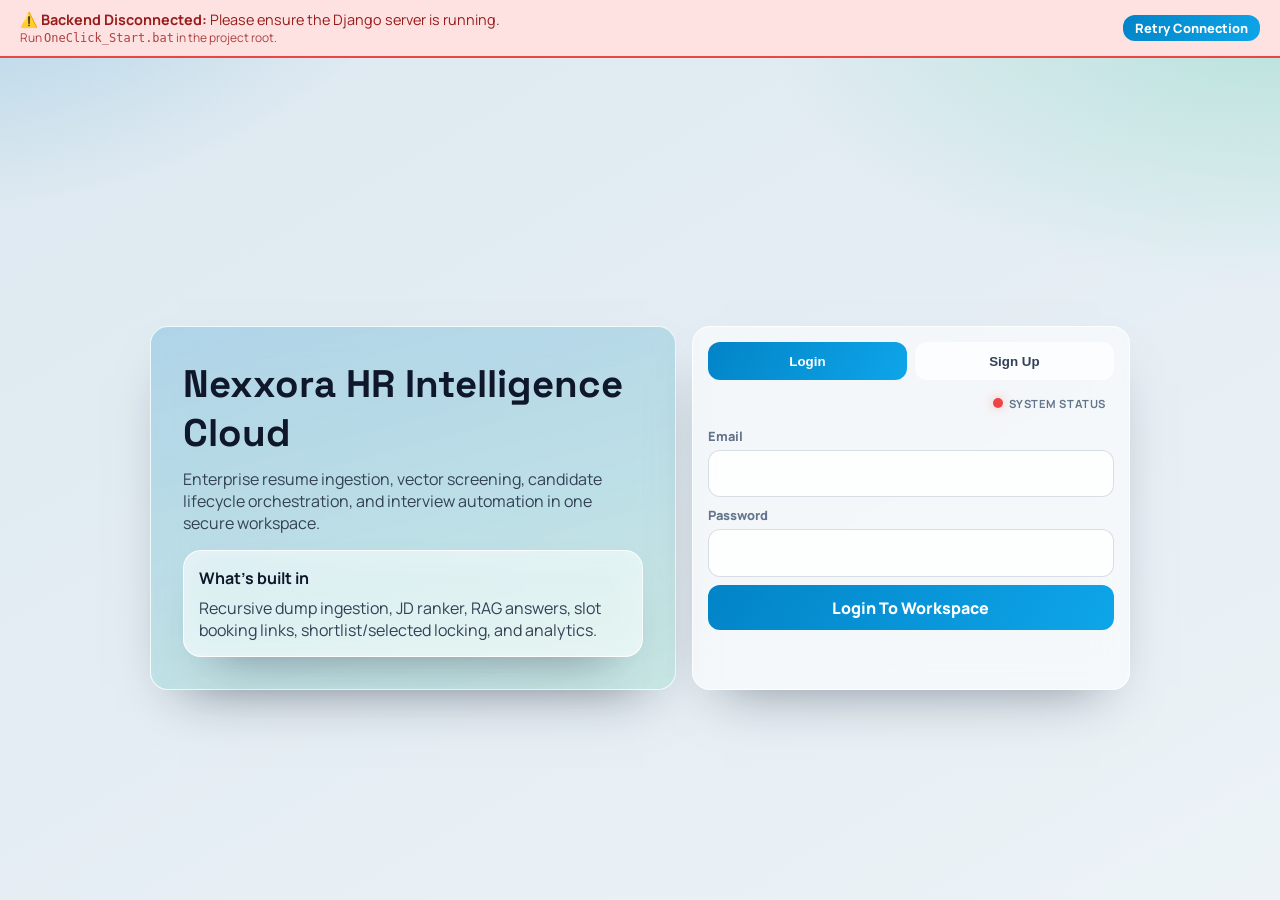
<file: frontend/index.html>
<!DOCTYPE html>
<html lang="en">
<head>
  <meta charset="UTF-8">
  <meta name="viewport" content="width=device-width, initial-scale=1.0">
  <meta http-equiv="refresh" content="0; url=auth.html">
  <title>Redirecting...</title>
</head>
<body>
  <p>Redirecting to <a href="auth.html">auth.html</a> ...</p>
</body>
</html>
</file>
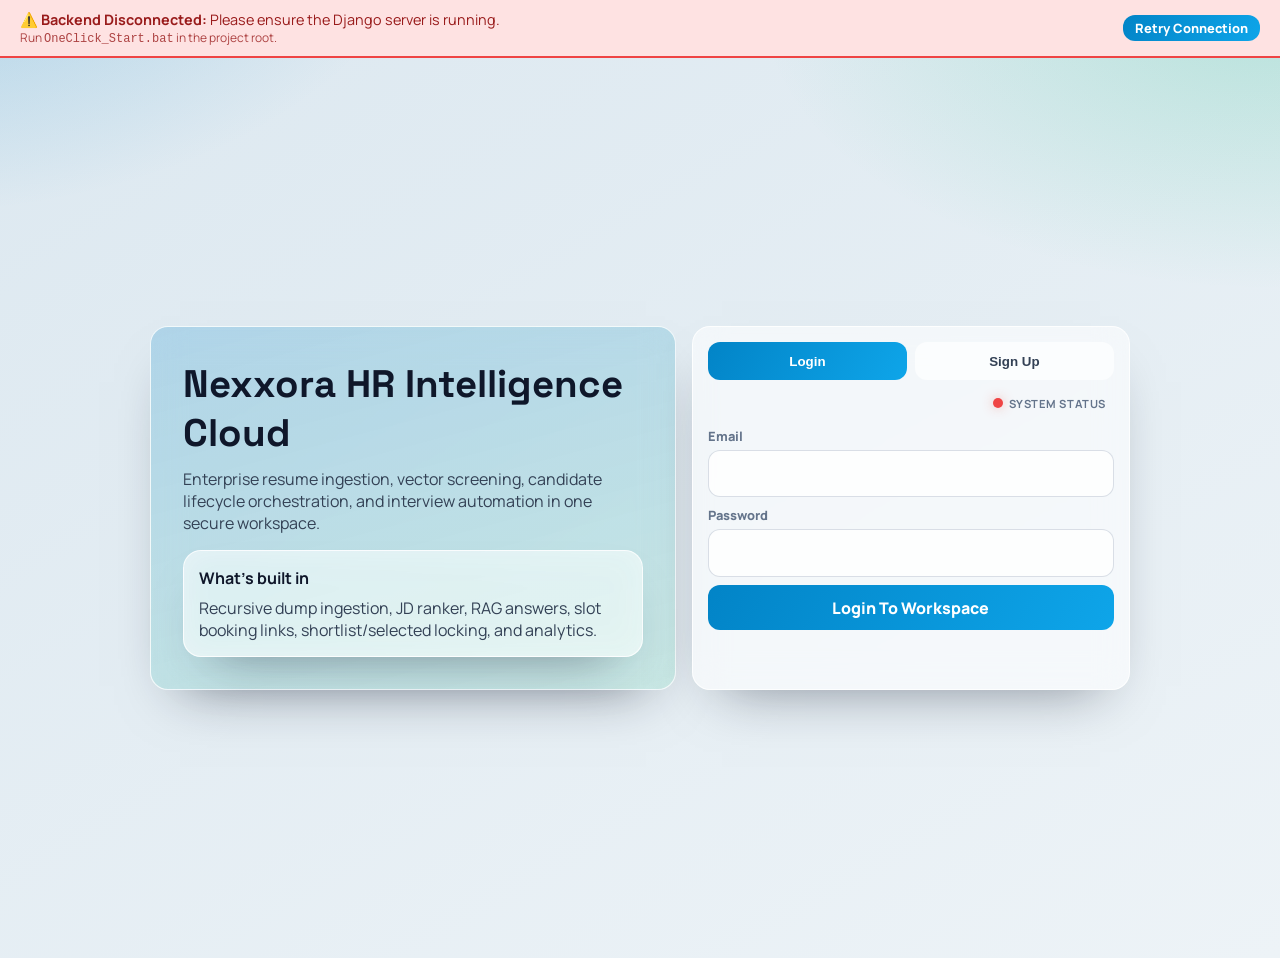
<file: frontend/analytics.html>
<!DOCTYPE html>
<html lang='en'>
<head>
  <meta charset='UTF-8'>
  <meta name='viewport' content='width=device-width, initial-scale=1.0'>
  <meta http-equiv='refresh' content='0; url=app.html#analytics'>
  <title>Redirecting...</title>
</head>
<body>
  <p>Redirecting to <a href='app.html#analytics'>app.html#analytics</a> ...</p>
</body>
</html>
</file>
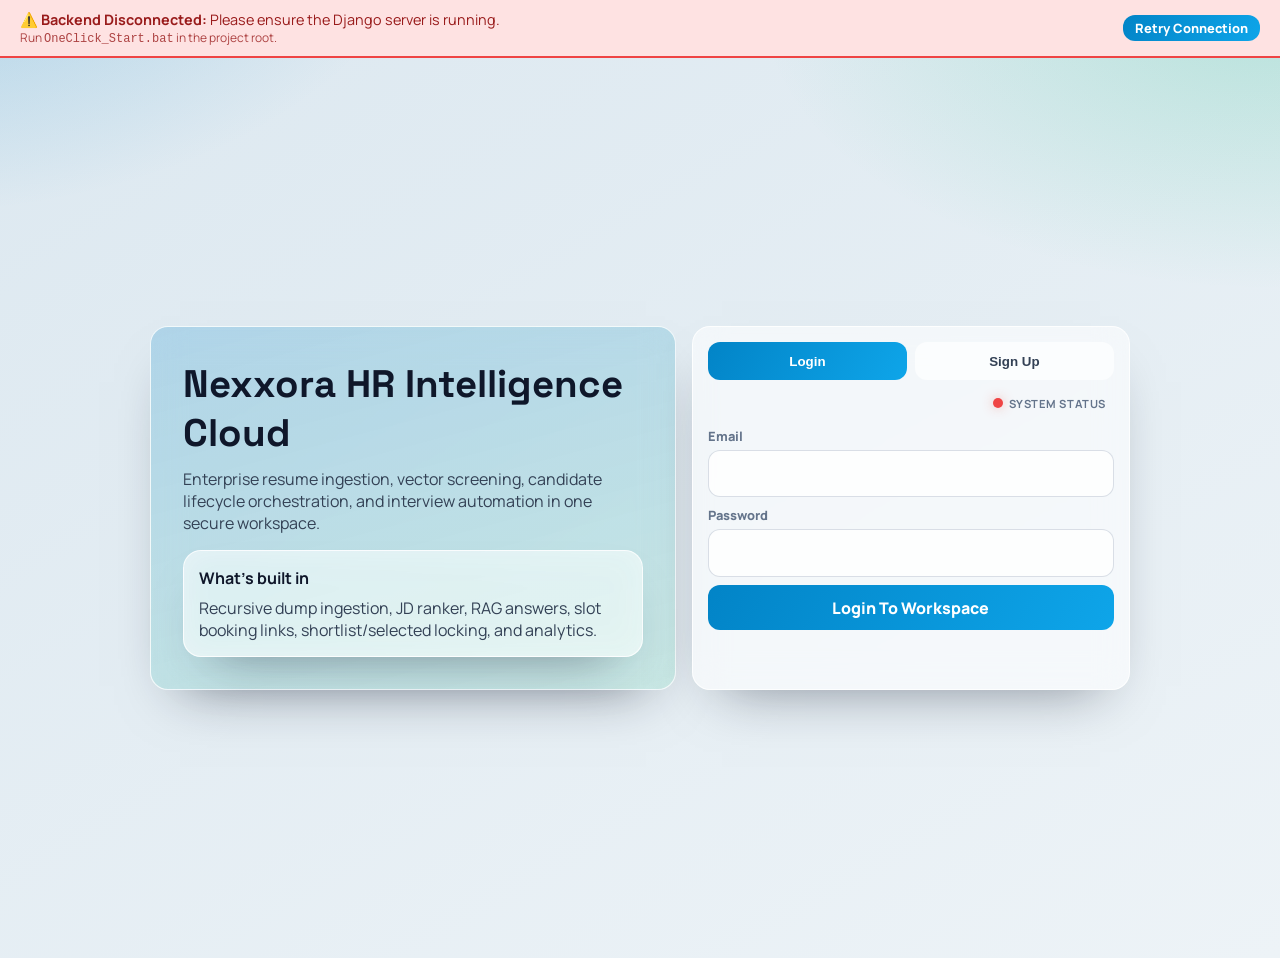
<file: frontend/app.html>
<!DOCTYPE html>
<html lang="en">
<head>
    <meta charset="UTF-8">
    <meta name="viewport" content="width=device-width, initial-scale=1.0">
    <title>Nexxora HR | Agentic Workspace</title>
    <link rel="stylesheet" href="app.css">
</head>
<body>
<div class="app-shell">
    <header class="app-topbar">
        <div class="brand-wrap">
            <div class="brand-logo">NX</div>
            <div>
                <h1>Nexxora HR Agentic Platform</h1>
                <p>Enterprise resume intelligence and hiring automation</p>
            </div>
        </div>
        <div class="topbar-actions">
            <div class="user-chip">
                <span id="backend-status-indicator" class="status-dot offline"></span>
                <span class="status-text">Backend</span>
            </div>
            <div class="user-chip" id="topbar-user-chip">Signed in</div>
            <button id="logout-btn" class="btn btn-danger">Logout</button>
        </div>
    </header>

    <nav class="app-nav">
        <button data-view="overview">Overview</button>
        <button data-view="ingestion">Resume Upload</button>
        <button data-view="buckets">Talent Pools</button>
        <button data-view="jdstudio">Job Description</button>
        <button data-view="screening">AI Screening</button>
        <button data-view="candidates">Candidates</button>
        <button data-view="interviews">Interviews</button>
        <button data-view="analytics">Analytics</button>
        <button data-view="settings">Settings</button>
    </nav>

    <main class="workspace">
        <section id="view-overview" class="view active">
            <div class="hero-panel">
                <h2 id="view-title">Executive Overview</h2>
                <p id="view-subtitle">Real-time recruitment operations and AI agent activity.</p>
            </div>
            <div class="kpi-grid-4">
                <article class="kpi-card"><span>Candidates</span><strong id="kpi-candidates">0</strong></article>
                <article class="kpi-card"><span>Buckets</span><strong id="kpi-buckets">0</strong></article>
                <article class="kpi-card"><span>Active JDs</span><strong id="kpi-jobs">0</strong></article>
                <article class="kpi-card"><span>Screening Runs</span><strong id="kpi-runs">0</strong></article>
                <article class="kpi-card"><span>Shortlisted</span><strong id="kpi-shortlisted">0</strong></article>
                <article class="kpi-card"><span>Selected</span><strong id="kpi-selected">0</strong></article>
                <article class="kpi-card"><span>Booked Interviews</span><strong id="kpi-booked">0</strong></article>
                <article class="kpi-card"><span>Upcoming Interviews</span><strong id="kpi-upcoming">0</strong></article>
            </div>
            <div class="split-grid">
                <div class="panel">
                    <h3>Recent Agent Activity</h3>
                    <div id="activity-list" class="activity-list"></div>
                </div>
                <div class="panel">
                    <h3>Top Buckets</h3>
                    <div id="overview-buckets" class="stack"></div>
                </div>
            </div>
        </section>

        <section id="view-ingestion" class="view">
            <div class="split-grid">
                <div class="panel">
                    <h3>Bulk Path Ingestion</h3>
                    <div class="form-group-title">Server-Side Ingestion</div>
                    <div class="field"><label>Local Source Path</label><input id="ingest-path" type="text" value="C:\Users\palan\Documents\Resumes PDF" placeholder="e.g. C:\Data\Resumes"></div>
                    <div class="field"><label>Max Files to Process</label><input id="ingest-max-files" type="number" placeholder="Leave blank for full recursive dump"></div>
                    <div class="row-actions" style="margin-top: 1rem; border-top: 1px solid rgba(148, 163, 184, 0.1); padding-top: 1.2rem;">
                        <button id="ingest-run-sync" class="btn btn-primary">Start Path Ingestion</button>
                    </div>
                    <p class="hint">For large volumes (10,000+), ingestion auto-queues in background mode. Ensure path is accessible by the server.</p>
                    <p id="ingest-message" class="hint"></p>
                </div>
                
                <div class="panel" style="background: rgba(15, 23, 42, 0.03); border: 1px solid rgba(148, 163, 184, 0.2);">
                    <div class="code-header">
                        <h3>API Ingestion SDK</h3>
                        <button id="copy-sdk-btn" class="btn-copy">Copy Code</button>
                    </div>
                    <div class="form-group-title" style="color: #475569; margin-bottom: 0.8rem;">Automated Pipeline</div>
                    <p class="hint">Use this boilerplate for programmatic resume injection via the Nexxora API.</p>
                    <pre class="code-block" id="ingest-sdk-python" style="background: #0f172a; color: #f8fafc; border-radius: 8px; padding: 1.2rem; font-size: 0.85rem; border: 1px solid rgba(255,255,255,0.1); overflow-x: auto; max-height: 250px;"></pre>
                </div>
            </div>

            <div class="panel">
                <h3>Direct File Upload</h3>
                <div class="form-group-title">Manual Ingestion</div>
                
                <div id="drop-zone" class="drop-zone">
                    <strong>Drag & Drop Resumes Here</strong>
                    <span>or click to browse from your computer</span>
                    <input id="ingest-file-upload" type="file" multiple accept=".pdf,.doc,.docx,.txt,.jpg,.jpeg,.png" style="display: none;">
                </div>

                <div class="row-actions">
                    <button id="ingest-upload-sync" class="btn btn-primary">Process Uploads</button>
                    <button id="ingest-upload-async" class="btn btn-secondary">Queue Background Run</button>
                </div>
                <p class="hint">Supported formats: PDF, DOCX, DOC, TXT, Image. Max size: 25MB per file.</p>
                <p id="upload-message" class="hint"></p>
            </div>

            <div class="panel table-panel">
                <h3>Recent Ingestion Runs</h3>
                <div class="table-wrap">
                    <table>
                        <thead>
                            <tr>
                                <th>Run ID</th>
                                <th>Status</th>
                                <th>Source Type</th>
                                <th>Progress</th>
                                <th>Success</th>
                                <th>Failed</th>
                                <th>Skipped</th>
                            </tr>
                        </thead>
                        <tbody id="ingestion-table"></tbody>
                    </table>
                </div>
            </div>
        </section>

        <section id="view-buckets" class="view">
            <div class="panel">
                <h3>Profile Buckets (Auto Growth)</h3>
                <p class="hint">System auto-routes resumes to existing buckets or creates new buckets for unseen profiles.</p>
                <div class="field"><label>Search Bucket</label><input id="bucket-search" type="text" placeholder="e.g. Data Scientist"></div>
            </div>
            <div class="panel table-panel">
                <div class="table-wrap">
                    <table>
                        <thead>
                            <tr>
                                <th>Bucket Name</th>
                                <th>Resumes</th>
                                <th>Keywords</th>
                                <th>Role Samples</th>
                            </tr>
                        </thead>
                        <tbody id="bucket-table"></tbody>
                    </table>
                </div>
            </div>
        </section>

        <section id="view-jdstudio" class="view">
            <div class="split-grid">
                <div class="panel">
                    <h3>JD Authoring + AI Enhancement</h3>
                    <div class="form-group-title">Job Details</div>
                    <div class="field"><label>Job Title</label><input id="jd-title" placeholder="e.g. Senior Frontend Engineer"></div>
                    <div class="field"><label>Raw JD / Requirements</label><textarea id="jd-raw" rows="8" placeholder="Paste your internal job description or requirements here..."></textarea></div>
                    
                    <div class="row-actions" style="margin-top: 1rem; border-top: 1px solid rgba(148, 163, 184, 0.1); padding-top: 1.2rem;">
                        <button id="jd-enhance-btn" class="btn btn-primary">AI Enhance JD</button>
                        <button id="jd-save-btn" class="btn btn-secondary">Save JD</button>
                    </div>
                    <p id="jd-message" class="hint"></p>
                </div>
                
                <div class="panel" style="background: rgba(2, 132, 199, 0.02); border: 1px dashed rgba(2, 132, 199, 0.2);">
                    <h3>Enhanced JD Output (Preview)</h3>
                    <div class="form-group-title" style="color: #0369a1;">Extraction Results</div>
                    <div style="display: grid; grid-template-columns: 1fr 1fr; gap: 1rem;">
                        <div class="field"><label>Generated JD ID</label><input id="jd-id-preview" readonly style="background: rgba(255,255,255,0.5);"></div>
                        <div class="field"><label>Min Experience (Years)</label><input id="jd-min-exp-preview" type="number" readonly style="background: rgba(255,255,255,0.5);"></div>
                    </div>
                    <div class="field"><label>Extracted Skills</label><input id="jd-skills-preview" readonly style="background: rgba(255,255,255,0.5);"></div>
                    <div class="field"><label>Enhanced AI Text</label><textarea id="jd-enhanced" rows="10" readonly style="background: rgba(255,255,255,0.5); font-style: italic;"></textarea></div>
                    <div class="hint">The AI-enhanced version is optimized for neural & keyword matching. Review before saving.</div>
                </div>
            </div>
            
            <div class="panel table-panel">
                <h3>JD Registry</h3>
                <div class="table-wrap">
                    <table>
                        <thead>
                            <tr>
                                <th>JD ID</th>
                                <th>Title</th>
                                <th>Status</th>
                                <th>Skills</th>
                                <th>Min Exp</th>
                            </tr>
                        </thead>
                        <tbody id="jobs-table"></tbody>
                    </table>
                </div>
            </div>
        </section>

        <section id="view-screening" class="view">
            <div class="panel">
                <h3>Agentic Screening Run</h3>
                <div class="screen-groups">
                    <div class="screen-group-row">
                        <div class="field"><label>Select Job Description (JD)</label>
                            <select id="screen-job-select"><option value="">Custom JD mode</option></select>
                        </div>
                        <div class="field"><label>Custom JD Title (for display)</label>
                            <input id="screen-jd-title" placeholder="e.g. Senior Frontend Engineer">
                        </div>
                    </div>
                    <div class="screening-toolbar">
                        <div class="field"><label>Top K Candidates</label>
                            <input id="screen-top-k" type="number" value="40" min="1" max="500">
                        </div>
                        <div class="field"><label>Minimum Match Score (%)</label>
                            <input id="screen-min-score" type="number" value="0" min="0" max="100">
                        </div>
                        <div class="field"><label>Matching Strategy</label>
                            <select id="screen-strategy">
                                <option value="hybrid">Hybrid (Neural + Keyword)</option>
                                <option value="vector">Vector Only (Neural)</option>
                                <option value="rule">Keyword Priority (Boolean)</option>
                            </select>
                        </div>
                    </div>
                </div>

                <div class="field" style="margin-bottom: 1.5rem;">
                    <label>Job Description Text (Paste full JD here if 'Custom JD mode' is selected)</label>
                    <textarea id="screen-jd-text" rows="8" placeholder="Enter roles, responsibilities, and requirements..."></textarea>
                </div>

                <div class="row-actions" style="border-top: 1px solid rgba(148, 163, 184, 0.15); padding-top: 1.2rem;">
                    <button id="screen-run-btn" class="btn btn-primary">Start Vector Screening</button>
                    <button id="screen-run-agentic-btn" class="btn btn-secondary">Agentic Reasoning Loop</button>
                    <button id="screen-run-async-btn" class="btn btn-secondary">Queue Background Run</button>
                </div>
                <p id="screen-message" class="hint"></p>
            </div>
            <div class="split-grid">
                <div class="panel">
                    <h3>Agent Trace</h3>
                    <div id="agent-trace" class="stack"></div>
                </div>
                <div class="panel">
                    <h3>Run Analytics</h3>
                    <div id="screen-analytics" class="stack"></div>
                </div>
            </div>
            <div class="panel">
                <h3>Top Matching Candidates</h3>
                <div id="screen-results-cards" class="candidate-card-grid"></div>
            </div>
        </section>

        <section id="view-candidates" class="view">
            <div class="panel">
                <h3>Candidate Decision Center</h3>
                <div class="candidates-toolbar">
                    <div class="field"><label>Search Candidates</label><input id="candidate-search" type="text" placeholder="Name or email..."></div>
                    <div class="field"><label>Result Status</label><select id="candidate-status-filter"><option value="">All Statuses</option><option value="Shortlisted">Shortlisted</option><option value="Rejected">Rejected</option><option value="Pass Interview">Pass Interview</option></select></div>
                    <div class="field"><label>Job Filter</label><select id="candidate-job-filter"><option value="">All JDs</option></select></div>
                    <div class="field"><label>&nbsp;</label><button id="candidate-refresh-btn" class="btn btn-secondary" style="width: 120px;">Refresh</button></div>
                </div>
            </div>
            <div class="panel table-panel">
                <div class="table-wrap">
                    <table>
                        <thead><tr><th>Candidate Info</th><th>Applied Role (JD)</th><th>AI Match Score</th><th>AI Consumed</th><th>Current Status</th><th>Reviewer Note</th><th>Actions</th></tr></thead>
                        <tbody id="candidates-table"></tbody>
                    </table>
                </div>
            </div>
        </section>

        <section id="view-interviews" class="view">
            <div class="split-grid">
                <div class="panel">
                    <h3>Interview Planner</h3>
                    
                    <div class="form-group-title">General Info</div>
                    <div class="field"><label>Campaign Title</label><input id="campaign-title" placeholder="e.g. Q1 Frontend Hire Drive"></div>
                    <div class="field"><label>Location / Venue</label><input id="campaign-location" placeholder="e.g. Remote / Zoom / Office"></div>
                    <div class="field"><label>Meeting Link</label><input id="campaign-link" placeholder="https://zoom.us/j/..."></div>
                    
                    <div class="form-group-title">Timeframe & Slots</div>
                    <div class="screening-toolbar">
                        <div class="field"><label>Start Date</label><input id="campaign-start-date" type="date"></div>
                        <div class="field"><label>Duration (days)</label><input id="campaign-duration-days" type="number" value="5"></div>
                        <div class="field"><label>Slot Size (min)</label><input id="campaign-slot-min" type="number" value="30"></div>
                    </div>
                    
                    <div class="form-group-title">Workday & Availability</div>
                    <div class="screening-toolbar">
                        <div class="field"><label>Workday Start</label><input id="campaign-day-start" type="time" value="09:00"></div>
                        <div class="field"><label>Workday End</label><input id="campaign-day-end" type="time" value="18:00"></div>
                    </div>
                    <div class="field"><label>Holidays (comma-separated YYYY-MM-DD)</label><input id="campaign-holidays" placeholder="2024-12-25, 2024-01-01"></div>
                    
                    <div class="row-actions" style="border-top: 1px solid rgba(148, 163, 184, 0.15); padding-top: 1.2rem; margin-top: 1.2rem;">
                        <button id="campaign-plan-btn" class="btn btn-secondary">Preview Plan</button>
                        <button id="campaign-create-btn" class="btn btn-primary">Create Campaign</button>
                    </div>
                    <p id="campaign-message" class="hint"></p>
                </div>
                <div class="panel">
                    <h3>Bulk Invitation Agent</h3>
                    <div class="field"><label>Target Campaign</label><select id="invite-campaign-select"></select></div>
                    <div class="field" style="margin-top: 1rem;"><label>Candidate IDs (one per line or comma-separated)</label>
                        <textarea id="invite-candidate-ids" rows="12" placeholder="Paste IDs here..."></textarea>
                    </div>
                    <div class="row-actions" style="margin-top: 1.5rem;">
                        <button id="invite-send-btn" class="btn btn-primary" style="flex:1;">Send Invitations</button>
                        <button id="invite-send-async-btn" class="btn btn-secondary" style="flex:1;">Queue Async</button>
                    </div>
                    <p id="invite-message" class="hint"></p>
                </div>
            </div>
            <div class="panel table-panel">
                <h3>Invitation Tracker</h3>
                <div class="table-wrap">
                    <table>
                        <thead><tr><th>Candidate</th><th>Status</th><th>Sent</th><th>Booked</th><th>Booking Link</th></tr></thead>
                        <tbody id="invitations-table"></tbody>
                    </table>
                </div>
            </div>
        </section>

        <section id="view-analytics" class="view">
            <div class="kpi-grid">
                <article class="kpi-card"><span>Total Screening</span><strong id="ana-volume">0</strong></article>
                <article class="kpi-card"><span>Shortlisted</span><strong id="ana-shortlisted">0</strong></article>
                <article class="kpi-card"><span>Rejected</span><strong id="ana-rejected">0</strong></article>
                <article class="kpi-card"><span>Hired / Selected</span><strong id="ana-selected">0</strong></article>
                <article class="kpi-card"><span>Total AI Cost</span><strong id="ana-cost">$0.00</strong></article> 
                <article class="kpi-card"><span>Tokens Consumed</span><strong id="ana-tokens">0</strong></article> 
            </div>
            <div class="split-grid">
                <div class="panel"><h3>Top Skills</h3><div id="ana-skills" class="stack"></div></div>
                <div class="panel"><h3>Resumes Per JD</h3><div id="ana-jobs" class="stack"></div></div>
            </div>
        </section>

        <section id="view-settings" class="view">
            <div class="panel">
                <h3>System Controls</h3>
                
                <div class="form-group-title">AI Engine</div>
                <div class="screening-toolbar">
                    <div class="field">
                        <label>AI Model</label>
                        <select id="set-ai-model">
                            <option value="gpt-4o-mini">GPT-4o Mini (Fast & Cheap)</option>
                            <option value="gpt-4o">GPT-4o (High Precision)</option>
                            <option value="o1-mini">o1-mini (Agile Reasoning)</option>
                            <option value="o1-preview">o1-preview (Deep Reasoning)</option>
                            <option value="claude-3-5-sonnet">Claude 3.5 Sonnet</option>
                        </select>
                    </div>
                    <div class="field"><label>Vector Provider</label><select id="set-vector-provider"><option value="hashing">hashing</option><option value="sentence_transformer">sentence_transformer</option><option value="openai">openai</option></select></div>
                    <div class="field"><label>Default Strategy</label><select id="set-screen-strategy"><option value="hybrid">hybrid</option><option value="vector">vector</option><option value="rule">rule</option></select></div>
                    <div class="field"><label>Parsing Depth</label><select id="set-parsing-depth"><option value="Fast">Fast</option><option value="Deep">Deep</option></select></div>
                </div>
                
                <div class="form-group-title">Advanced Automation & Thresholds</div>
                <div class="screening-toolbar">
                    <div class="field"><label>Shortlist Threshold (%)</label><input id="set-shortlist" type="number" min="0" max="100"></div>
                    <div class="field"><label>Reject Threshold (%)</label><input id="set-reject" type="number" min="0" max="100"></div>
                    <div class="field"><label>Enable JD Enhancement</label><select id="set-jd-enh"><option value="true">Enable</option><option value="false">Disable</option></select></div>
                    <div class="field"><label>Enable LLM Bucket Enrichment</label><select id="set-bucket-llm"><option value="true">Enable</option><option value="false">Disable</option></select></div>
                </div>
                
                <div class="row-actions" style="margin-top: 1.5rem; border-top: 1px solid rgba(148, 163, 184, 0.1); padding-top: 1.2rem;">
                    <button id="settings-save-btn" class="btn btn-primary" style="min-width: 160px;">Save Settings</button>
                    <p id="settings-message" class="hint" style="margin: 0; align-self: center;"></p>
                </div>
            </div>
        </section>
    </main>
</div>

<div id="candidate-modal" class="modal" style="display:none;">
    <div class="modal-content">
        <div style="display:flex; justify-content:space-between; align-items:center; margin-bottom:1rem; border-bottom:1px solid rgba(148,163,184,0.15); padding-bottom:0.8rem;">
            <div>
                <h3 id="candidate-modal-title" style="margin:0;">Candidate Preview</h3>
                <div id="candidate-modal-meta" class="hint"></div>
            </div>
            <button id="candidate-modal-close" class="btn btn-secondary">Close</button>
        </div>
        
        <div class="modal-grid">
            <div class="modal-frame-wrap">
                <iframe id="candidate-modal-frame" title="Candidate Resume Preview"></iframe>
            </div>
            <div class="modal-details">
                <div class="field">
                    <label>Reviewer Notes / Assessment</label>
                    <textarea id="modal-reviewer-note" placeholder="Enter your internal feedback, interview highlights, or reasoning for selection/rejection..."></textarea>
                </div>
                
                <div style="margin-top:auto; padding-top:1.5rem; border-top:1px solid rgba(148,163,184,0.15);">
                    <label style="display:block; font-size:0.85rem; font-weight:800; color:var(--muted); margin-bottom:0.8rem;">Update Candidate Status</label>
                    <div class="row-actions">
                        <button class="btn btn-primary" data-modal-action="selected" style="flex:1;">Select for Hire</button>
                        <button class="btn btn-secondary" data-modal-action="shortlisted" style="flex:1;">Shortlist</button>
                        <button class="btn btn-secondary" data-modal-action="rejected" style="flex:1; background:rgba(220,38,38,0.1); color:var(--danger);">Reject</button>
                    </div>
                </div>
            </div>
        </div>
    </div>
</div>

<script src="app.js"></script>
</body>
</html>
</file>
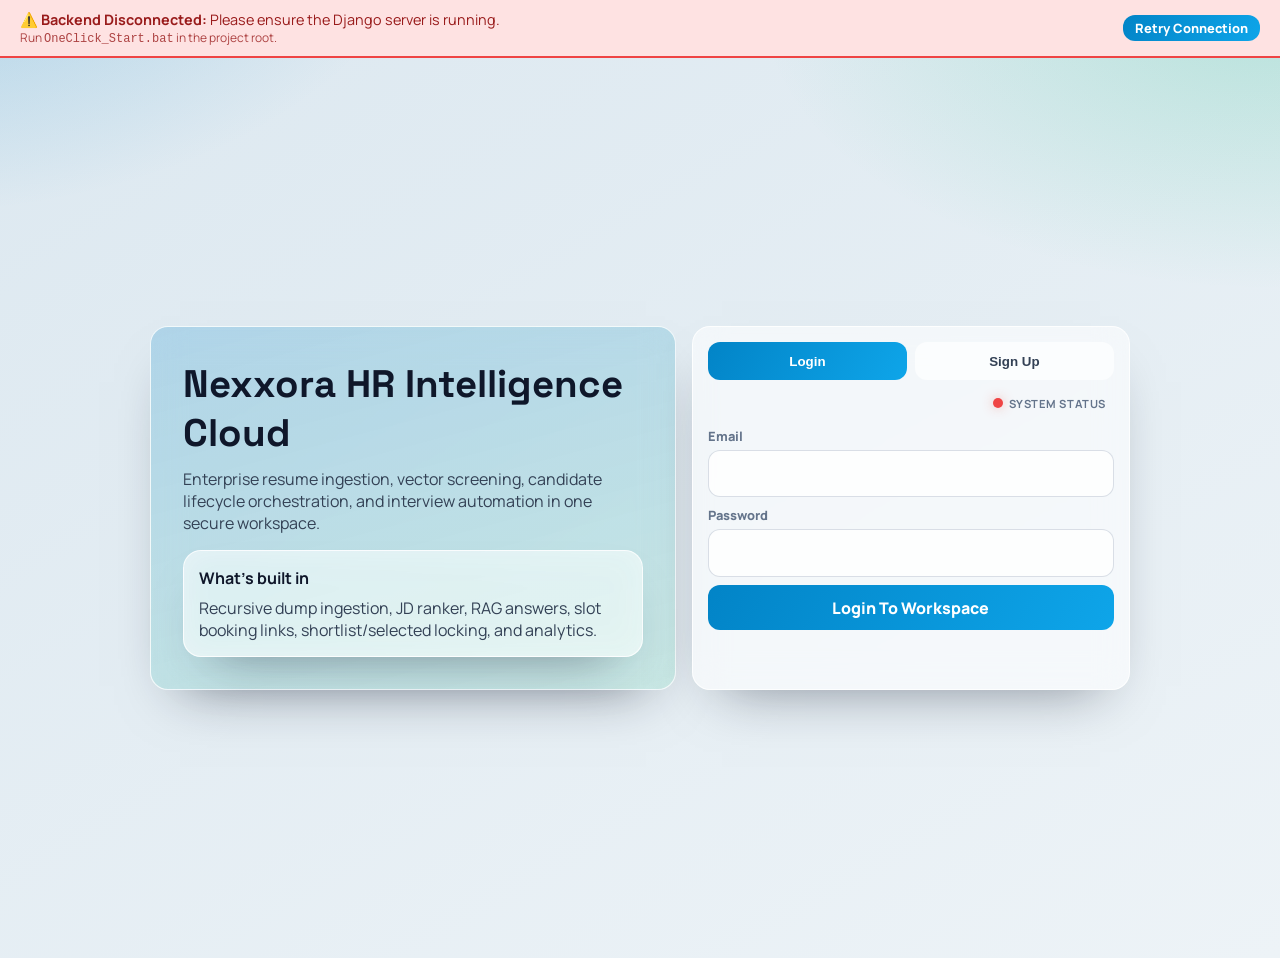
<file: frontend/auth.html>
<!DOCTYPE html>
<html lang="en">
<head>
    <meta charset="UTF-8">
    <meta name="viewport" content="width=device-width, initial-scale=1.0">
    <title>Nexxora HR | Secure Login</title>
    <link rel="stylesheet" href="app.css">
</head>
<body>
<div class="auth-wrap">
    <div class="auth-card">
        <section class="hero">
            <h1>Nexxora HR Intelligence Cloud</h1>
            <p>
                Enterprise resume ingestion, vector screening, candidate lifecycle orchestration,
                and interview automation in one secure workspace.
            </p>
            <div class="card" style="margin-top:1rem; background:rgba(255,255,255,0.65);">
                <b>What's built in</b>
                <p class="hint" style="margin-top:0.5rem;">
                    Recursive dump ingestion, JD ranker, RAG answers, slot booking links,
                    shortlist/selected locking, and analytics.
                </p>
            </div>
        </section>

        <section class="panel">
            <div class="tabs">
                <button class="tab-btn active" data-tab="login">Login</button>
                <button class="tab-btn" data-tab="signup">Sign Up</button>
            </div>

            <div style="display: flex; align-items: center; justify-content: flex-end; margin-bottom: 1rem; padding: 0 0.5rem;">
                <span id="backend-status-indicator" class="status-dot offline"></span>
                <span class="status-text" style="color: var(--muted); font-size: 0.7rem;">System Status</span>
            </div>

            <form id="login-form" class="stack">
                <div class="field">
                    <label>Email</label>
                    <input type="email" id="login-email" required>
                </div>
                <div class="field">
                    <label>Password</label>
                    <input type="password" id="login-password" required>
                </div>
                <button class="btn btn-primary" type="submit">Login To Workspace</button>
            </form>

            <form id="signup-form" class="stack" style="display:none;">
                <div class="field">
                    <label>Name</label>
                    <input type="text" id="signup-name" required>
                </div>
                <div class="field">
                    <label>Email</label>
                    <input type="email" id="signup-email" required>
                </div>
                <div class="field">
                    <label>Password</label>
                    <input type="password" id="signup-password" required>
                </div>
                <button class="btn btn-primary" type="submit">Create Account</button>
            </form>

            <p id="auth-message" class="hint" style="margin-top:1rem;"></p>
        </section>
    </div>
</div>

<script src="app.js"></script>
</body>
</html>
</file>
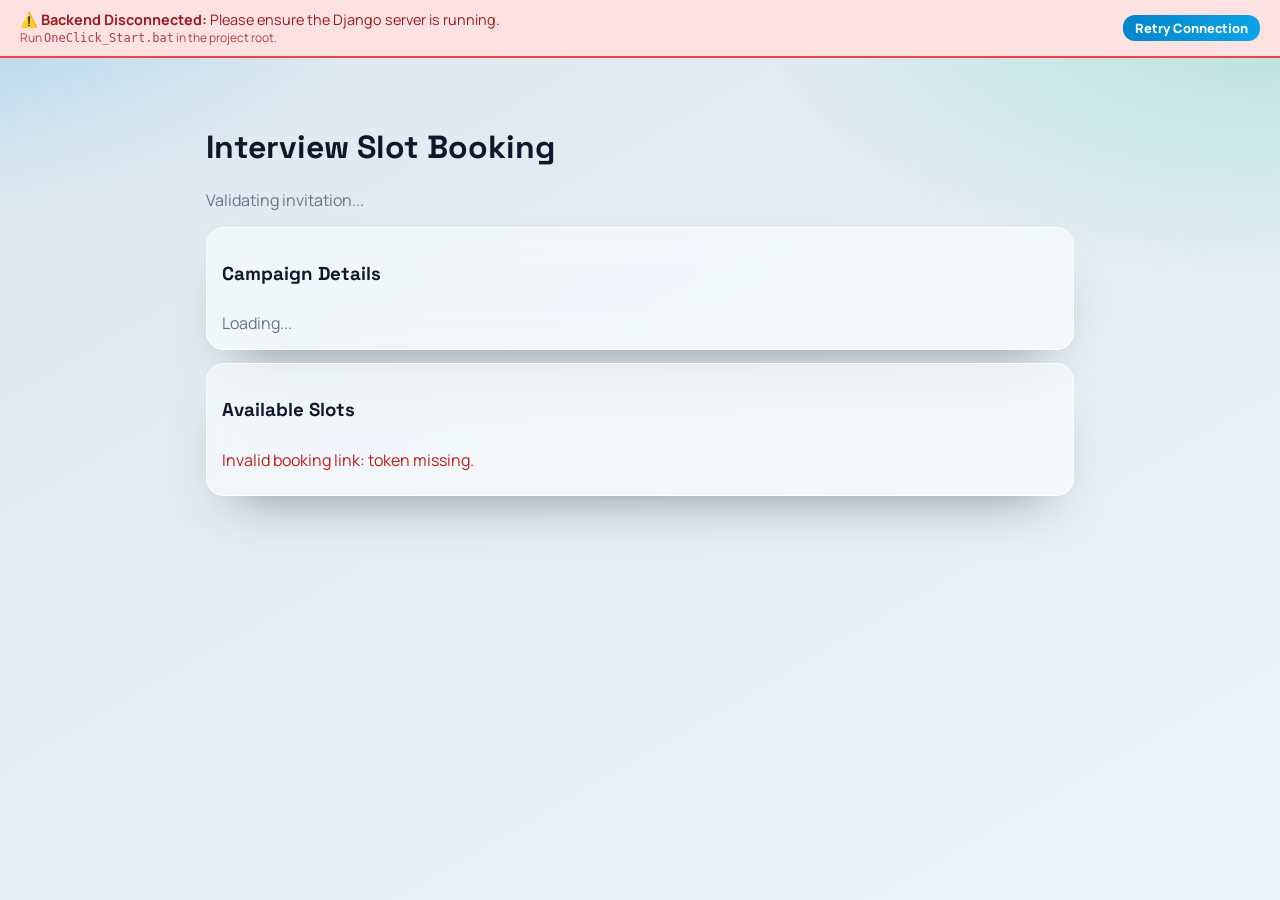
<file: frontend/booking.html>
<!DOCTYPE html>
<html lang="en">
<head>
    <meta charset="UTF-8">
    <meta name="viewport" content="width=device-width, initial-scale=1.0">
    <title>Nexxora HR | Interview Booking</title>
    <link rel="stylesheet" href="app.css">
</head>
<body>
<main class="shell-main" style="max-width:900px; margin:2rem auto;">
    <header class="topbar">
        <div>
            <h1>Interview Slot Booking</h1>
            <p class="subtle" id="booking-subtitle">Validating invitation...</p>
        </div>
    </header>

    <section class="card stack" style="margin-bottom:0.8rem;">
        <h3>Campaign Details</h3>
        <div id="campaign-details" class="subtle">Loading...</div>
    </section>

    <section class="card stack">
        <h3>Available Slots</h3>
        <div id="slot-list" class="stack">
            <div class="subtle">Loading slots...</div>
        </div>
        <div id="booking-status" class="hint"></div>
    </section>
</main>
<script src="app.js"></script>
</body>
</html>
</file>
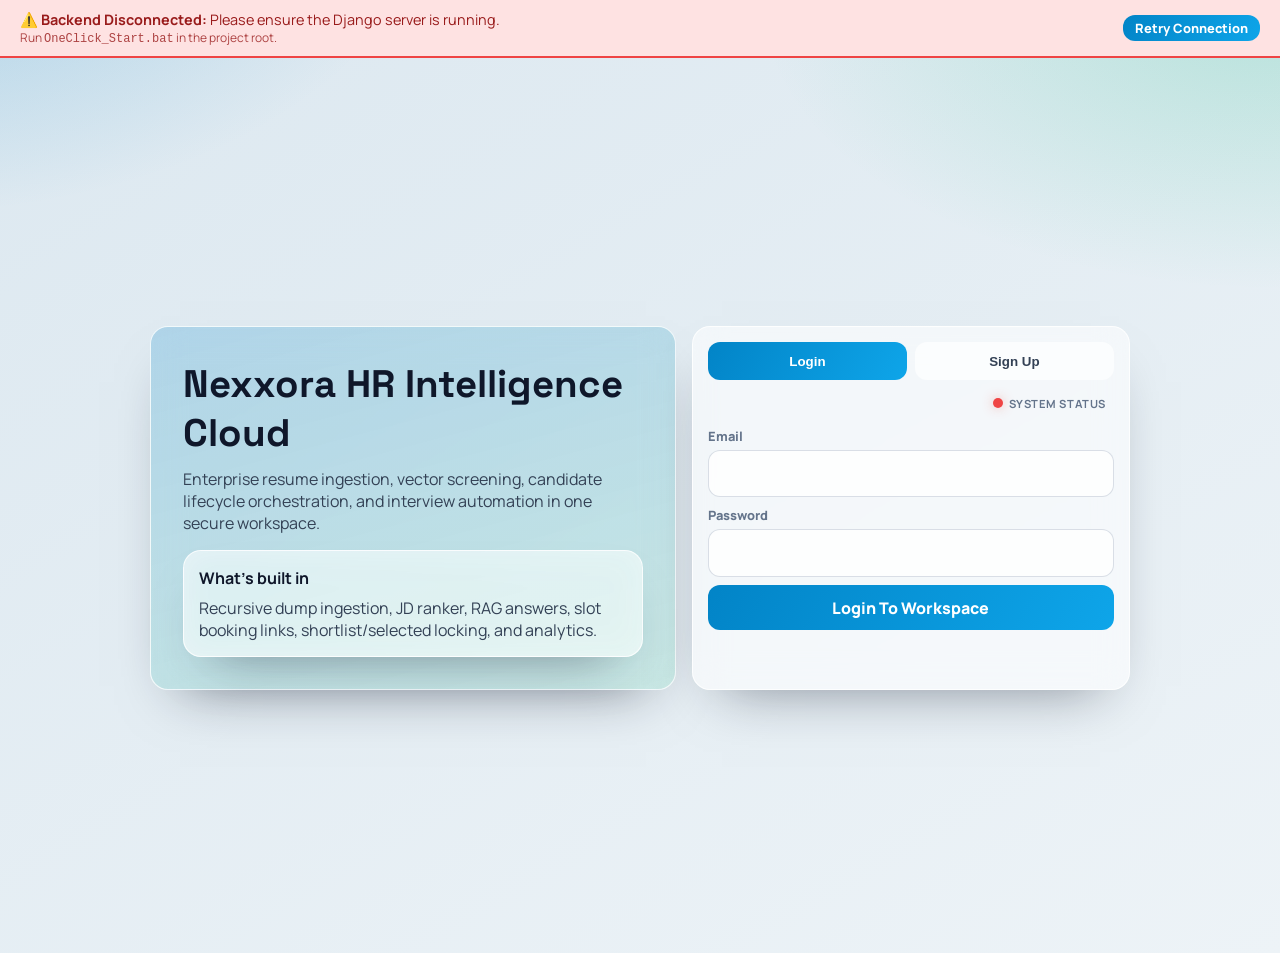
<file: frontend/candidates.html>
<!DOCTYPE html>
<html lang='en'>
<head>
  <meta charset='UTF-8'>
  <meta name='viewport' content='width=device-width, initial-scale=1.0'>
  <meta http-equiv='refresh' content='0; url=app.html#candidates'>
  <title>Redirecting...</title>
</head>
<body>
  <p>Redirecting to <a href='app.html#candidates'>app.html#candidates</a> ...</p>
</body>
</html>
</file>
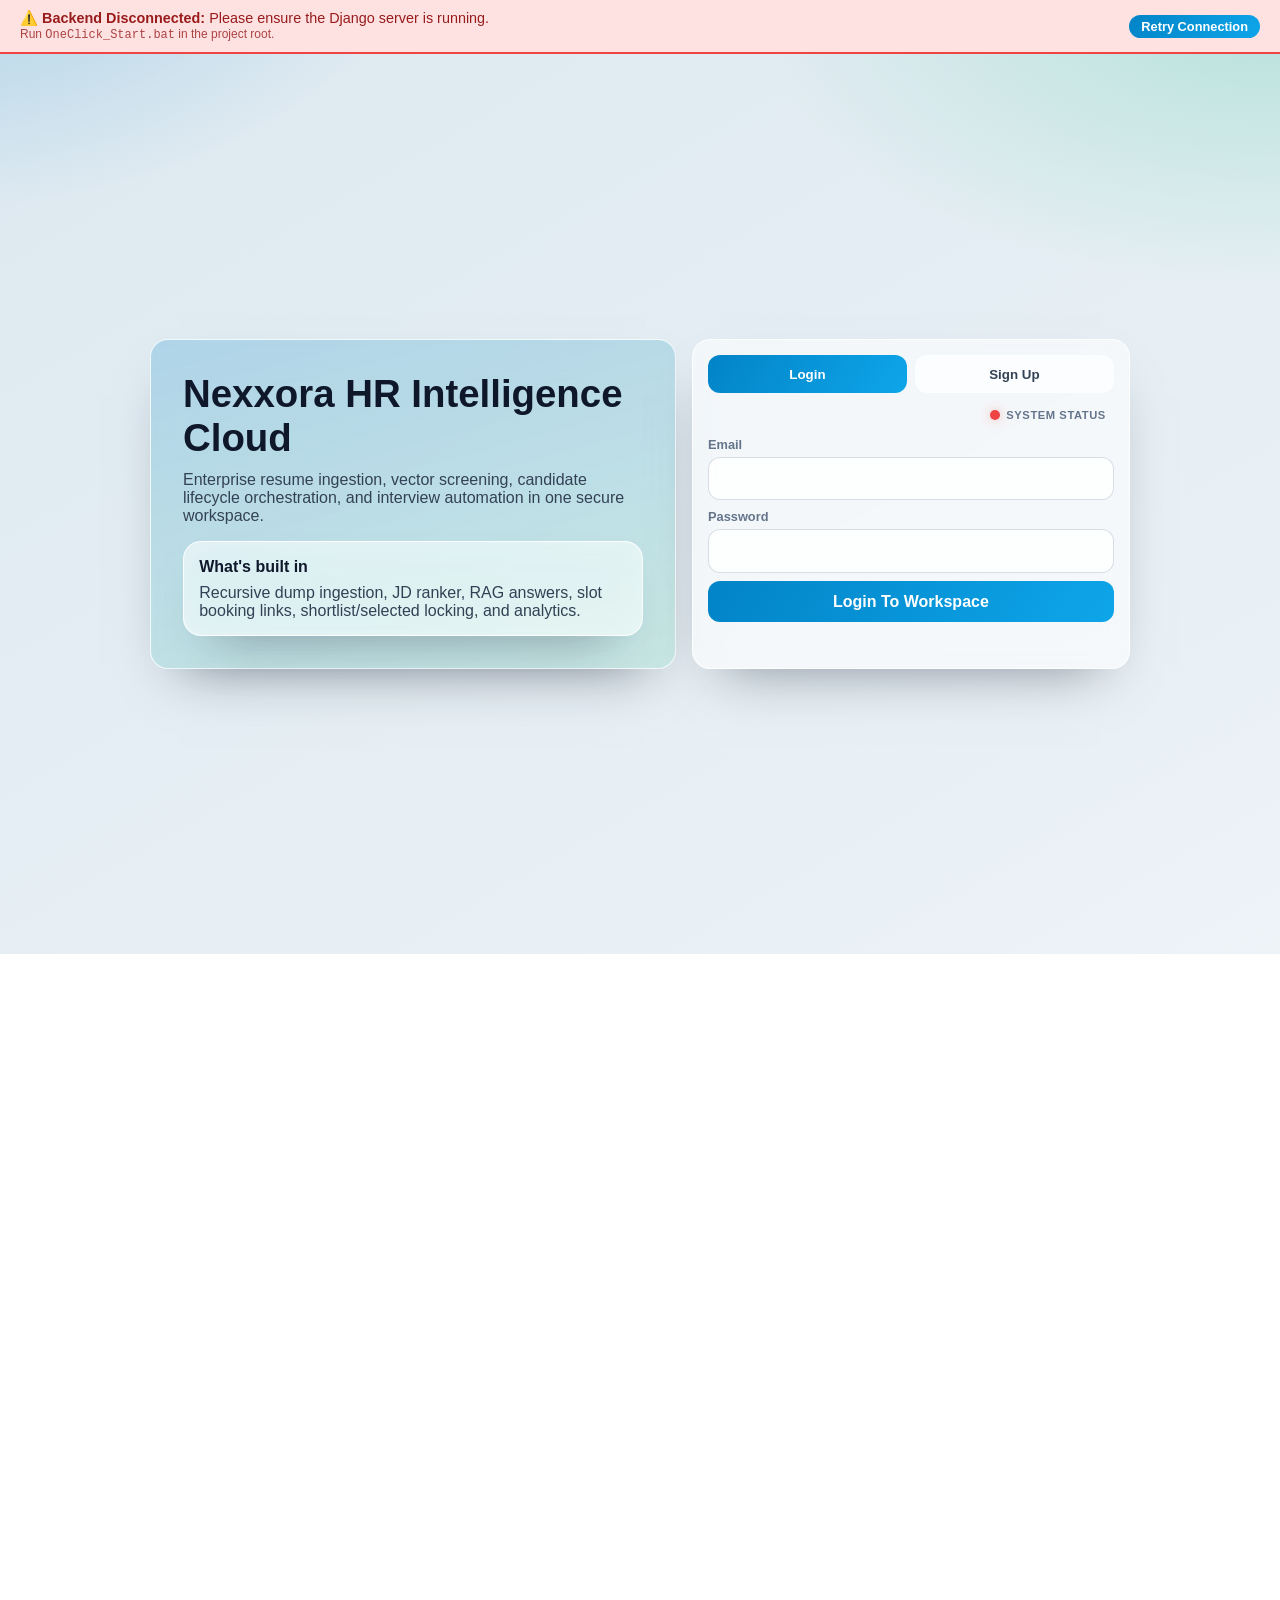
<file: frontend/dashboard.html>
<!DOCTYPE html>
<html lang='en'>
<head>
  <meta charset='UTF-8'>
  <meta name='viewport' content='width=device-width, initial-scale=1.0'>
  <meta http-equiv='refresh' content='0; url=app.html#overview'>
  <title>Redirecting...</title>
</head>
<body>
  <p>Redirecting to <a href='app.html#overview'>app.html#overview</a> ...</p>
</body>
</html>
</file>
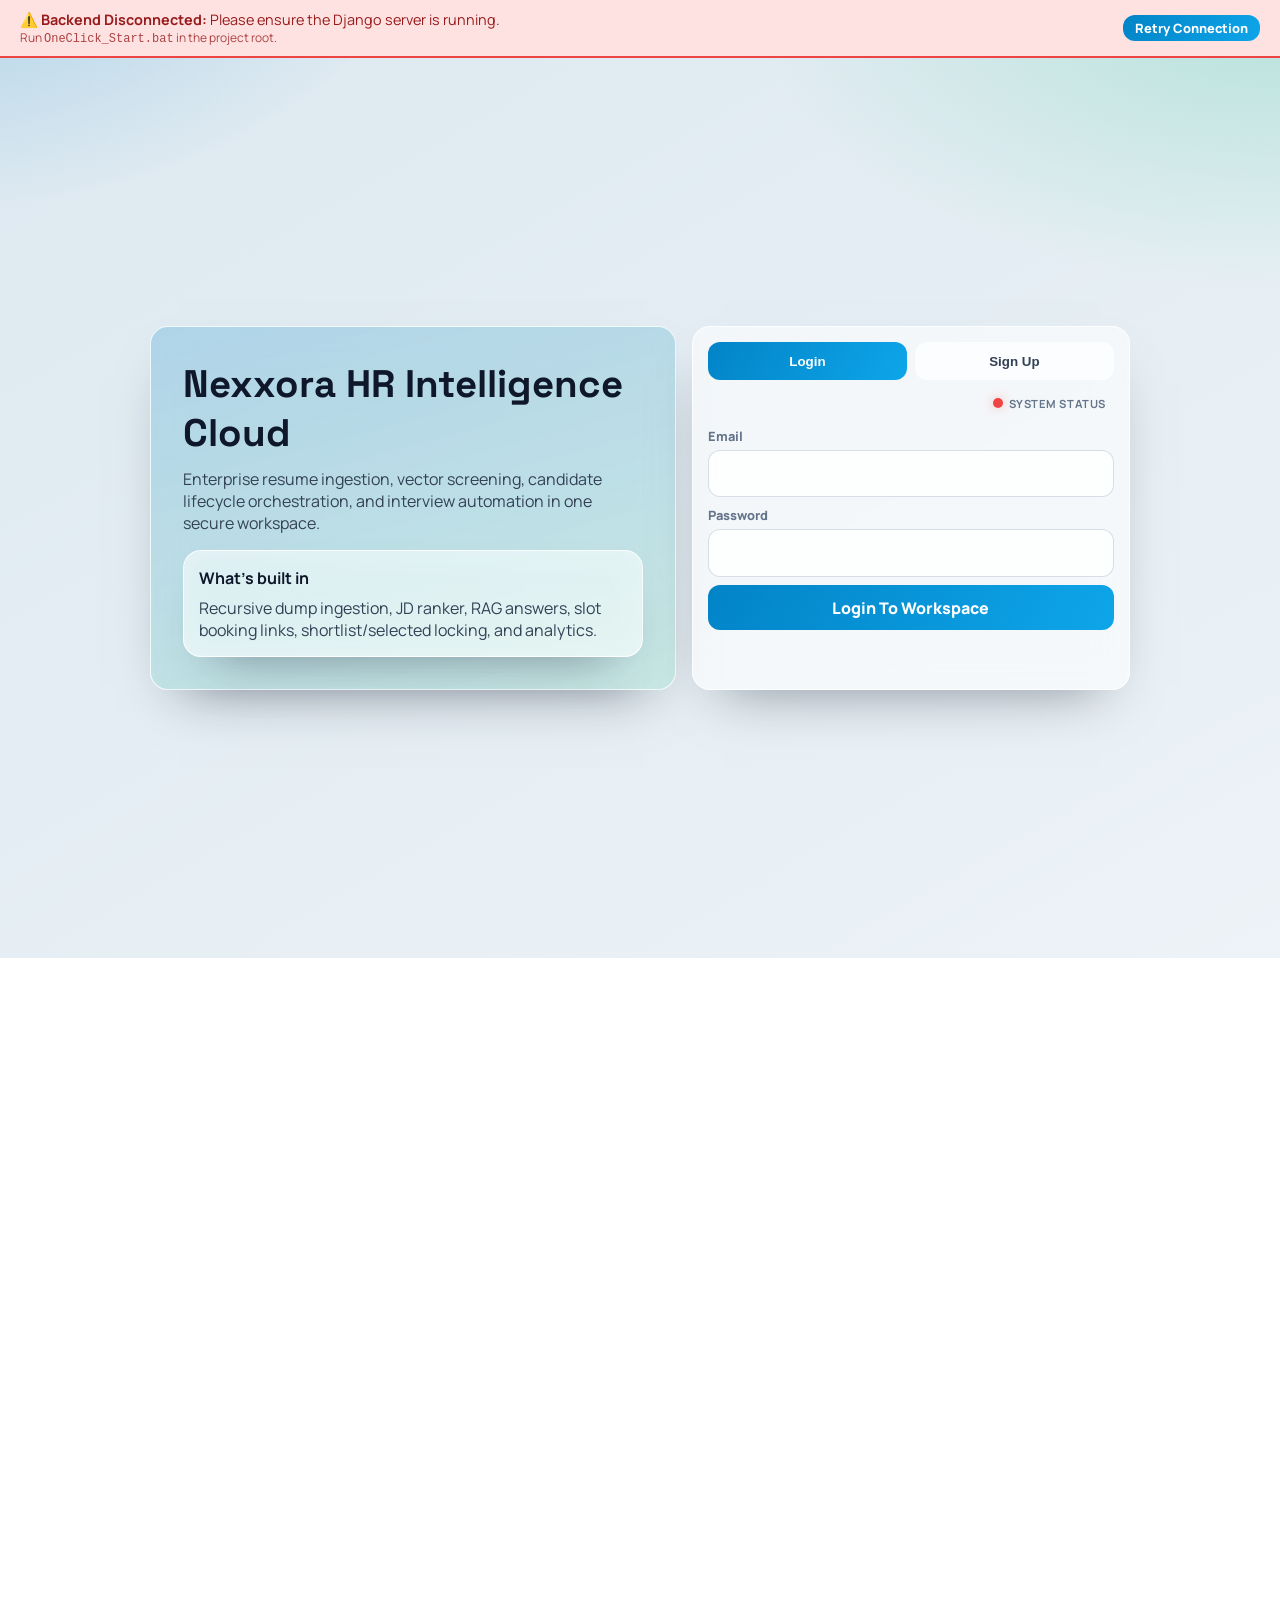
<file: frontend/email-automation.html>
<!DOCTYPE html>
<html lang='en'>
<head>
  <meta charset='UTF-8'>
  <meta name='viewport' content='width=device-width, initial-scale=1.0'>
  <meta http-equiv='refresh' content='0; url=app.html#interviews'>
  <title>Redirecting...</title>
</head>
<body>
  <p>Redirecting to <a href='app.html#interviews'>app.html#interviews</a> ...</p>
</body>
</html>
</file>
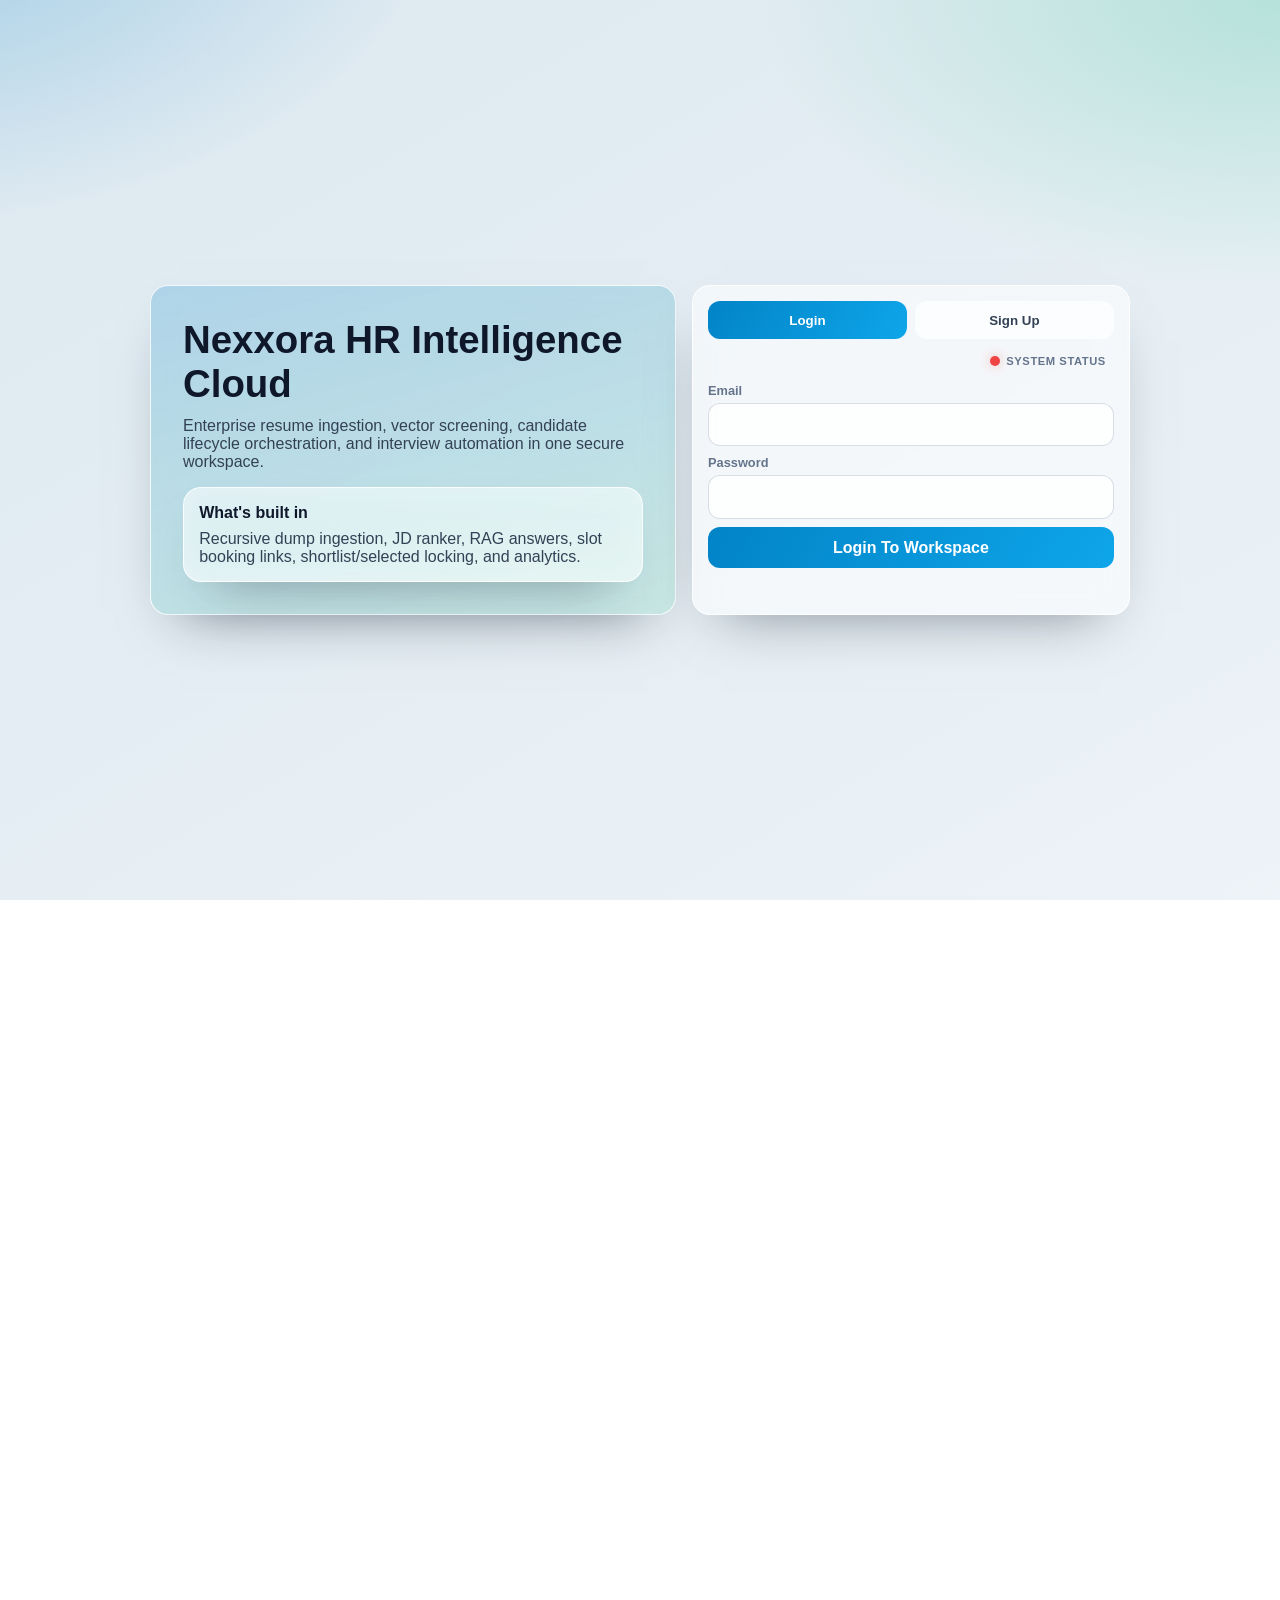
<file: frontend/job-configs.html>
<!DOCTYPE html>
<html lang='en'>
<head>
  <meta charset='UTF-8'>
  <meta name='viewport' content='width=device-width, initial-scale=1.0'>
  <meta http-equiv='refresh' content='0; url=app.html#jdstudio'>
  <title>Redirecting...</title>
</head>
<body>
  <p>Redirecting to <a href='app.html#jdstudio'>app.html#jdstudio</a> ...</p>
</body>
</html>
</file>
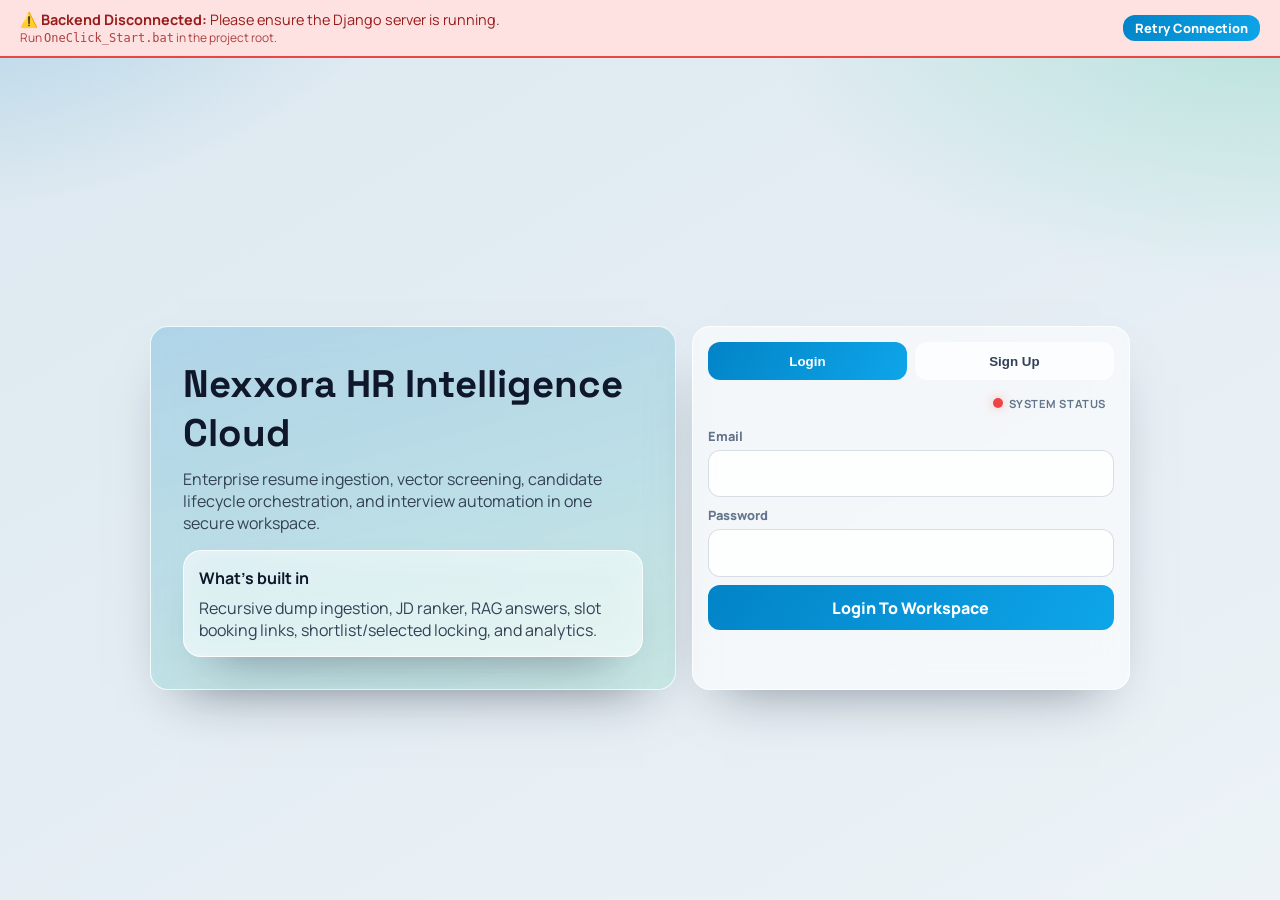
<file: frontend/login.html>
<!DOCTYPE html>
<html lang='en'>
<head>
  <meta charset='UTF-8'>
  <meta name='viewport' content='width=device-width, initial-scale=1.0'>
  <meta http-equiv='refresh' content='0; url=auth.html'>
  <title>Redirecting...</title>
</head>
<body>
  <p>Redirecting to <a href='auth.html'>auth.html</a> ...</p>
</body>
</html>
</file>
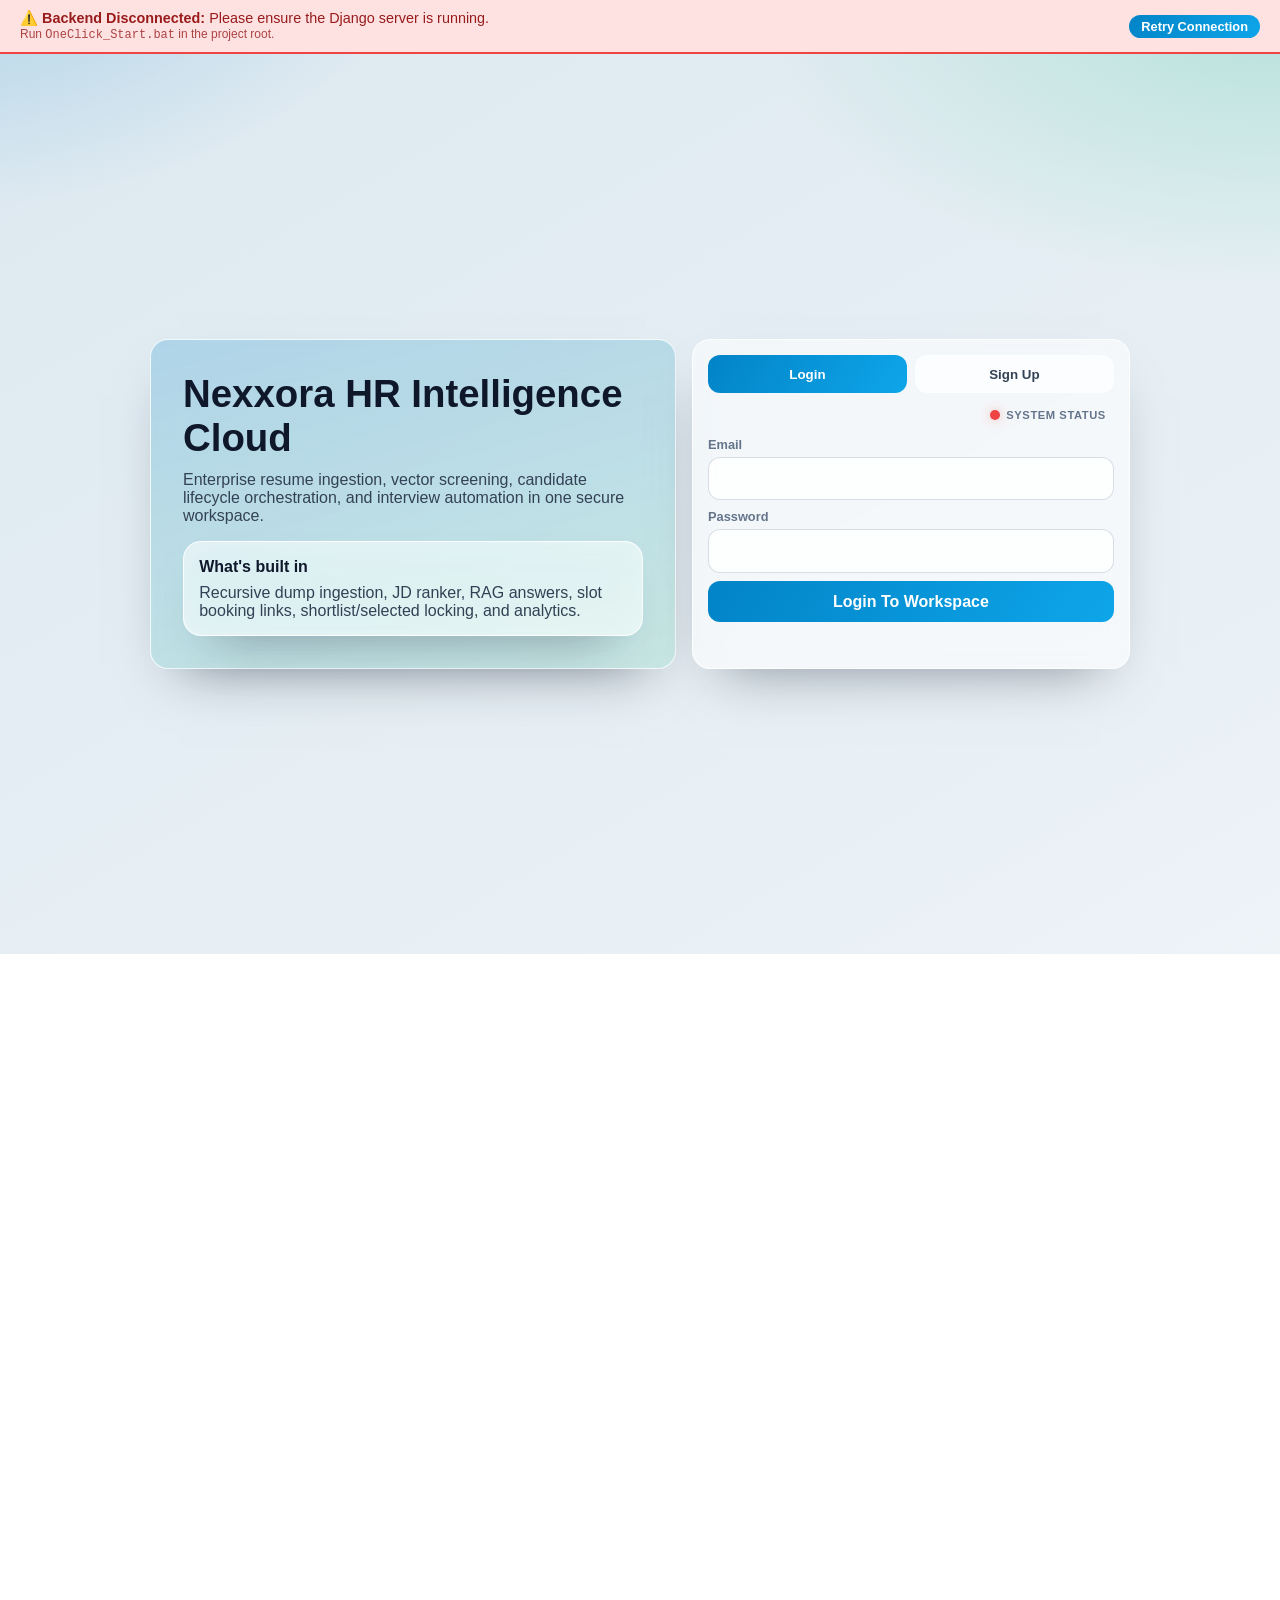
<file: frontend/settings.html>
<!DOCTYPE html>
<html lang='en'>
<head>
  <meta charset='UTF-8'>
  <meta name='viewport' content='width=device-width, initial-scale=1.0'>
  <meta http-equiv='refresh' content='0; url=app.html#settings'>
  <title>Redirecting...</title>
</head>
<body>
  <p>Redirecting to <a href='app.html#settings'>app.html#settings</a> ...</p>
</body>
</html>
</file>
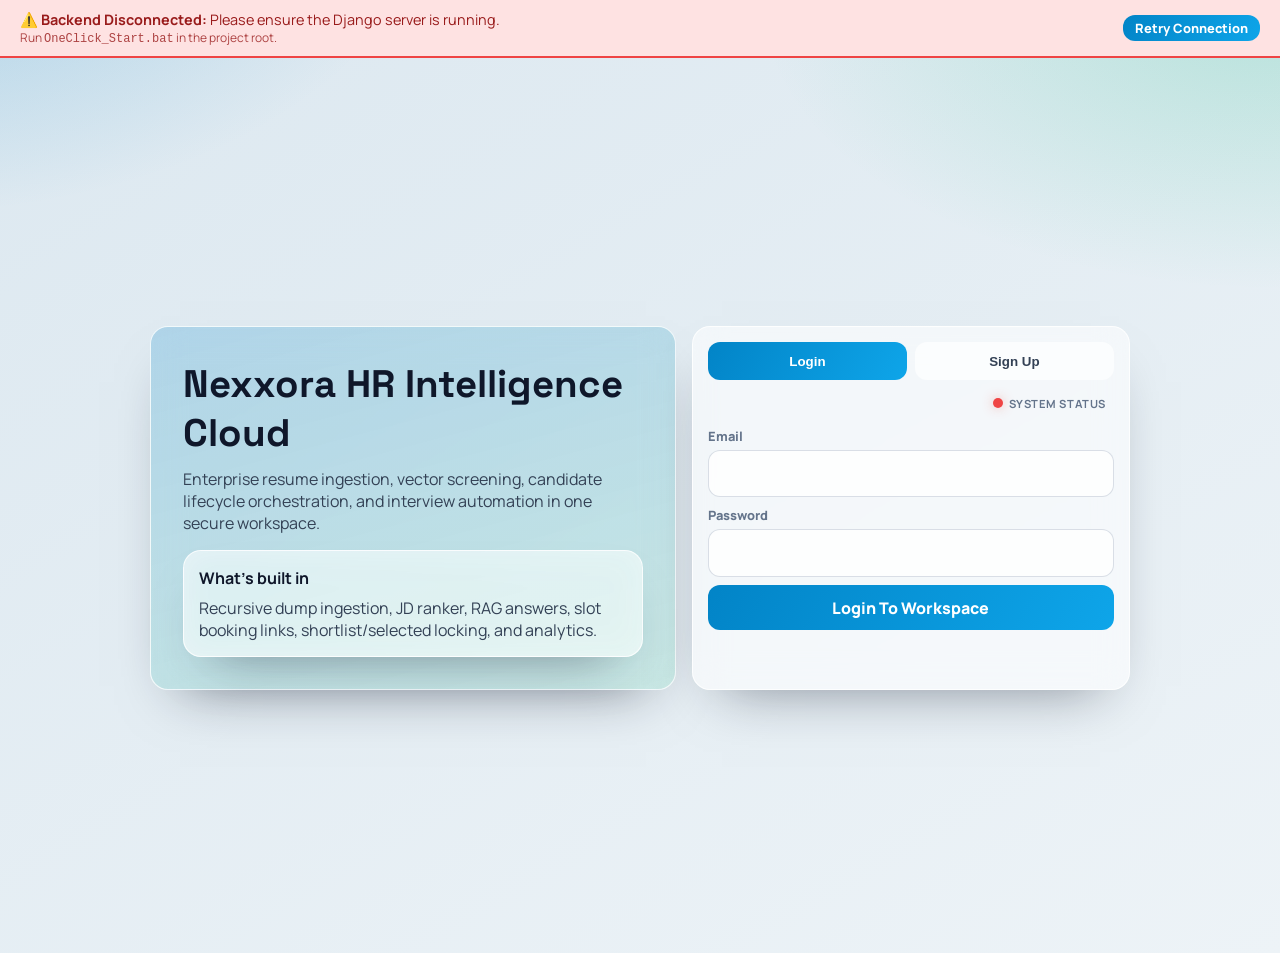
<file: frontend/upload.html>
<!DOCTYPE html>
<html lang='en'>
<head>
  <meta charset='UTF-8'>
  <meta name='viewport' content='width=device-width, initial-scale=1.0'>
  <meta http-equiv='refresh' content='0; url=app.html#ingestion'>
  <title>Redirecting...</title>
</head>
<body>
  <p>Redirecting to <a href='app.html#ingestion'>app.html#ingestion</a> ...</p>
</body>
</html>
</file>
<file: frontend/app.css>
@import url('https://fonts.googleapis.com/css2?family=Manrope:wght@400;500;600;700;800&family=Space+Grotesk:wght@500;700&display=swap');

:root {
    --bg: #edf3f7;
    --ink: #0f172a;
    --ink-soft: #334155;
    --muted: #64748b;
    --stroke: rgba(255, 255, 255, 0.8);
    --panel: rgba(255, 255, 255, 0.55);
    --panel-strong: rgba(255, 255, 255, 0.78);
    --accent: #0284c7;
    --accent-2: #10b981;
    --danger: #dc2626;
    --radius: 18px;
    --radius-sm: 12px;
    --shadow: 0 26px 54px -30px rgba(15, 23, 42, 0.5);
}

* {
    box-sizing: border-box;
}

body {
    margin: 0;
    font-family: 'Manrope', sans-serif;
    color: var(--ink);
    background:
        radial-gradient(900px 550px at -8% -12%, rgba(2, 132, 199, 0.28), transparent 60%),
        radial-gradient(900px 500px at 100% 0%, rgba(16, 185, 129, 0.22), transparent 58%),
        linear-gradient(150deg, #dce8f0, var(--bg));
    min-height: 100vh;
}

h1,
h2,
h3,
h4 {
    font-family: 'Space Grotesk', sans-serif;
}

.auth-wrap {
    min-height: 100vh;
    display: grid;
    place-items: center;
    padding: 2rem;
}

.auth-card {
    width: min(980px, 100%);
    display: grid;
    grid-template-columns: 1.2fr 1fr;
    gap: 1rem;
}

.hero,
.panel,
.card,
.hero-panel,
.kpi-card,
.app-topbar,
.app-nav,
.modal-content,
.auth-panel {
    backdrop-filter: blur(16px);
    background: var(--panel);
    border: 1px solid var(--stroke);
    box-shadow: var(--shadow);
    border-radius: var(--radius);
}

.hero {
    padding: 2rem;
    background: linear-gradient(165deg, rgba(2, 132, 199, 0.22), rgba(16, 185, 129, 0.14));
}

.hero h1 {
    margin: 0 0 0.7rem;
    font-size: clamp(2rem, 3vw, 2.6rem);
}

.hero p {
    margin: 0;
    color: var(--ink-soft);
}

.auth-panel {
    padding: 1.4rem;
}

.tabs {
    display: grid;
    grid-template-columns: 1fr 1fr;
    gap: 0.5rem;
    margin-bottom: 1rem;
}

.tab-btn {
    border: 0;
    padding: 0.7rem;
    border-radius: 12px;
    background: rgba(255, 255, 255, 0.65);
    color: var(--ink-soft);
    font-weight: 800;
    cursor: pointer;
}

.tab-btn.active {
    background: linear-gradient(120deg, #0284c7, #0ea5e9);
    color: #fff;
}

.field {
    display: grid;
    gap: 0.34rem;
}

.field label {
    font-size: 0.8rem;
    font-weight: 800;
    color: var(--muted);
}

.field input,
.field textarea,
.field select {
    border: 1px solid rgba(148, 163, 184, 0.35);
    border-radius: 12px;
    padding: 0.72rem 0.85rem;
    background: var(--panel-strong);
    font: inherit;
    color: var(--ink);
}

.btn {
    border: 0;
    border-radius: 12px;
    padding: 0.72rem 0.95rem;
    font: inherit;
    font-weight: 800;
    cursor: pointer;
}

.btn-primary {
    color: #fff;
    background: linear-gradient(120deg, #0284c7, #0ea5e9);
}

.btn-secondary {
    color: var(--ink-soft);
    background: rgba(255, 255, 255, 0.84);
}

.btn-danger {
    color: #fff;
    background: linear-gradient(120deg, #dc2626, #ef4444);
}

.field textarea {
    min-height: 120px;
    resize: vertical;
    border: 1px solid rgba(148, 163, 184, 0.4);
    line-height: 1.5;
}

.field input:focus,
.field textarea:focus,
.field select:focus {
    outline: none;
    border-color: var(--accent);
    box-shadow: 0 0 0 3px rgba(2, 132, 199, 0.15);
}

.app-shell {
    max-width: 1400px;
    margin: 0 auto;
    padding: 1rem 1rem 2rem;
}

.app-topbar {
    display: flex;
    justify-content: space-between;
    align-items: center;
    gap: 1rem;
    padding: 1rem 1.1rem;
    margin-bottom: 0.8rem;
}

.brand-wrap {
    display: flex;
    align-items: center;
    gap: 0.8rem;
}

.brand-logo {
    width: 50px;
    height: 50px;
    border-radius: 15px;
    background: linear-gradient(130deg, #0369a1, #14b8a6);
    color: #fff;
    display: grid;
    place-items: center;
    font-weight: 900;
}

.brand-wrap h1 {
    margin: 0;
    font-size: 1.2rem;
}

.brand-wrap p {
    margin: 0.1rem 0 0;
    color: var(--muted);
    font-size: 0.84rem;
}

.topbar-actions {
    display: flex;
    align-items: center;
    gap: 0.6rem;
}

.user-chip {
    padding: 0.45rem 0.8rem;
    border-radius: 999px;
    background: rgba(255, 255, 255, 0.8);
    color: var(--ink-soft);
    font-size: 0.82rem;
    font-weight: 700;
}

.app-nav {
    display: flex;
    gap: 0.45rem;
    flex-wrap: wrap;
    padding: 0.55rem;
    margin-bottom: 0.9rem;
}

.app-nav button {
    border: 0;
    border-radius: 11px;
    padding: 0.62rem 0.75rem;
    background: rgba(255, 255, 255, 0.74);
    color: var(--ink-soft);
    font-weight: 800;
    cursor: pointer;
}

.app-nav button.active {
    background: linear-gradient(120deg, #0284c7, #0ea5e9);
    color: #fff;
}

.workspace {
    display: grid;
    gap: 0.8rem;
}

.view {
    display: none;
    gap: 0.8rem;
}

.view.active {
    display: grid;
}

.hero-panel {
    padding: 1rem 1.1rem;
}

.hero-panel h2 {
    margin: 0;
    font-size: 1.15rem;
}

.hero-panel p {
    margin: 0.3rem 0 0;
    color: var(--muted);
}

.kpi-grid {
    display: grid;
    grid-template-columns: repeat(6, minmax(0, 1fr));
    gap: 0.75rem;
}

.kpi-grid-4 {
    display: grid;
    grid-template-columns: repeat(4, minmax(0, 1fr));
    gap: 0.75rem;
}

.kpi-card {
    padding: 0.85rem;
    background: var(--panel-strong);
}

.kpi-card span {
    color: var(--muted);
    font-size: 0.79rem;
    font-weight: 700;
}

.kpi-card strong {
    display: block;
    margin-top: 0.35rem;
    font-size: 1.45rem;
}

.split-grid {
    display: grid;
    grid-template-columns: 1fr 1fr;
    gap: 0.8rem;
}

.panel {
    padding: 0.95rem;
}

.panel h3 {
    margin: 0 0 0.7rem;
    font-size: 1rem;
}

.card {
    padding: 0.95rem;
}

.shell-main {
    padding: 1rem;
}

.topbar {
    margin-bottom: 0.8rem;
}

.subtle {
    color: var(--muted);
}

.stack {
    display: grid;
    gap: 0.55rem;
}

.activity-list {
    display: grid;
    gap: 0.45rem;
}

.activity-item {
    border-radius: 12px;
    padding: 0.7rem 0.85rem;
    border: 1px solid rgba(148, 163, 184, 0.15);
    background: rgba(255, 255, 255, 0.6);
    position: relative;
    overflow: hidden;
    display: flex;
    justify-content: space-between;
    align-items: center;
}

.activity-item::before {
    content: '';
    position: absolute;
    left: 0;
    top: 0;
    bottom: 0;
    width: var(--progress, 0%);
    background: rgba(2, 132, 199, 0.06);
    z-index: 0;
    transition: width 0.6s cubic-bezier(0.4, 0, 0.2, 1);
}

.activity-item > * {
    position: relative;
    z-index: 1;
}

.activity-item .meta {
    font-size: 0.78rem;
    color: var(--muted);
}

.screening-toolbar {
    display: grid;
    gap: 1.2rem;
    grid-template-columns: repeat(auto-fit, minmax(180px, 1fr));
    margin-bottom: 1.2rem;
}

.form-group-title {
    font-size: 0.85rem;
    font-weight: 800;
    color: var(--accent);
    text-transform: uppercase;
    letter-spacing: 0.05em;
    margin: 1.5rem 0 0.8rem;
    padding-bottom: 0.4rem;
    border-bottom: 1px solid rgba(2, 132, 199, 0.1);
}

.form-group-title:first-child {
    margin-top: 0;
}

.screen-groups {
    display: grid;
    gap: 1rem;
    margin-bottom: 1.5rem;
}

.screen-group-row {
    display: grid;
    grid-template-columns: 1fr 1fr;
    gap: 1rem;
}

@media (max-width: 800px) {
    .screen-group-row {
        grid-template-columns: 1fr;
    }
}

.row-actions {
    display: flex;
    gap: 0.5rem;
    flex-wrap: wrap;
}

.table-panel {
    overflow: hidden;
}

.table-wrap {
    overflow: auto;
    border-radius: 12px;
    border: 1px solid rgba(148, 163, 184, 0.22);
}

table {
    width: 100%;
    border-collapse: collapse;
    background: rgba(255, 255, 255, 0.84);
}

th,
td {
    border-bottom: 1px solid rgba(148, 163, 184, 0.24);
    text-align: left;
    padding: 0.62rem;
    vertical-align: top;
    font-size: 0.9rem;
}

th {
    text-transform: uppercase;
    letter-spacing: 0.04em;
    font-size: 0.73rem;
    color: var(--muted);
}

.candidate-card-grid {
    display: grid;
    grid-template-columns: repeat(4, minmax(0, 1fr));
    gap: 0.7rem;
}

.candidate-card {
    border-radius: 14px;
    background: rgba(255, 255, 255, 0.78);
    border: 1px solid rgba(148, 163, 184, 0.2);
    padding: 0.75rem;
}

.score-pill {
    display: inline-flex;
    align-items: center;
    gap: 0.3rem;
    padding: 0.2rem 0.55rem;
    border-radius: 999px;
    font-size: 0.75rem;
    font-weight: 800;
    background: rgba(2, 132, 199, 0.16);
    color: #075985;
}

.score-pill.ok {
    background: rgba(16, 185, 129, 0.17);
    color: #065f46;
}

.score-pill.bad {
    background: rgba(220, 38, 38, 0.17);
    color: #991b1b;
}

.code-block {
    margin: 0;
    border-radius: 14px;
    padding: 0.8rem;
    white-space: pre-wrap;
    background: #0f172a;
    color: #e2e8f0;
    font-size: 0.82rem;
    overflow: auto;
}

.modal {
    position: fixed;
    inset: 0;
    display: grid;
    place-items: center;
    background: rgba(2, 6, 23, 0.52);
    z-index: 20;
}

.modal-content {
    width: min(1100px, 94vw);
    max-height: 92vh;
    overflow: auto;
    padding: 0.9rem;
    background: rgba(255, 255, 255, 0.92);
}

.modal-frame-wrap {
    margin-top: 0.8rem;
    border-radius: 12px;
    overflow: hidden;
    border: 1px solid rgba(148, 163, 184, 0.35);
}

.modal-frame-wrap iframe {
    width: 100%;
    height: 75vh;
    border: 0;
}

.modal-grid {
    display: grid;
    grid-template-columns: 1.4fr 1fr;
    gap: 1.2rem;
    margin-top: 1rem;
}

.modal-details {
    padding-left: 0.5rem;
    display: flex;
    flex-direction: column;
    gap: 1rem;
}

.modal-details .field textarea {
    min-height: 200px;
}

@media (max-width: 1100px) {
    .modal-grid {
        grid-template-columns: 1fr;
    }
}

tbody tr:hover {
    background: rgba(2, 132, 199, 0.03);
}

td {
    vertical-align: middle;
}

.candidates-toolbar {
    display: grid;
    grid-template-columns: 1.5fr 1fr 1fr auto;
    gap: 1rem;
    align-items: end;
}

@media (max-width: 1200px) {
    .kpi-grid {
        grid-template-columns: repeat(3, minmax(0, 1fr));
    }
    .candidate-card-grid {
        grid-template-columns: repeat(3, minmax(0, 1fr));
    }
    .screening-toolbar {
        grid-template-columns: repeat(3, minmax(0, 1fr));
    }
}

@media (max-width: 960px) {
    .auth-card,
    .split-grid {
        grid-template-columns: 1fr;
    }
    .kpi-grid {
        grid-template-columns: repeat(2, minmax(0, 1fr));
    }
    .candidate-card-grid {
        grid-template-columns: repeat(2, minmax(0, 1fr));
    }
    .screening-toolbar {
        grid-template-columns: repeat(2, minmax(0, 1fr));
    }
    .app-topbar {
        flex-direction: column;
        align-items: flex-start;
    }
}


.drop-zone {
    border: 2px dashed rgba(2, 132, 199, 0.2);
    border-radius: 12px;
    padding: 2.5rem;
    text-align: center;
    background: rgba(2, 132, 199, 0.02);
    cursor: pointer;
    transition: all 0.2s ease;
    margin-bottom: 1.5rem;
}

.drop-zone:hover {
    background: rgba(2, 132, 199, 0.05);
    border-color: rgba(2, 132, 199, 0.4);
}

.drop-zone.active {
    border-color: var(--primary);
    background: rgba(2, 132, 199, 0.1);
}

.drop-zone span {
    font-size: 1rem;
    color: var(--muted);
}

.drop-zone strong {
    display: block;
    font-size: 1.2rem;
    color: var(--primary);
    margin-bottom: 0.5rem;
}

.code-header {
    display: flex;
    justify-content: space-between;
    align-items: center;
    margin-bottom: 0.5rem;
}

.btn-copy {
    padding: 0.3rem 0.6rem;
    font-size: 0.7rem;
    background: rgba(255,255,255,0.1);
    color: #f8fafc;
    border: 1px solid rgba(255,255,255,0.2);
    border-radius: 4px;
    cursor: pointer;
}

.btn-copy:hover {
    background: rgba(255,255,255,0.2);
}

@media (max-width: 640px) {
    .kpi-grid,
    .candidate-card-grid,
    .screening-toolbar {
        grid-template-columns: 1fr;
    }
}

/* --- Backend Status Indicator --- */
.status-dot {
    width: 10px;
    height: 10px;
    border-radius: 50%;
    display: inline-block;
    margin-right: 6px;
    box-shadow: 0 0 8px rgba(0,0,0,0.1);
}
.status-dot.online {
    background: #10b981;
    box-shadow: 0 0 12px rgba(16, 185, 129, 0.4);
}
.status-dot.offline {
    background: #ef4444;
    box-shadow: 0 0 12px rgba(239, 68, 68, 0.4);
}
.status-text {
    font-size: 0.75rem;
    font-weight: 700;
    text-transform: uppercase;
    letter-spacing: 0.05em;
}
</file>
